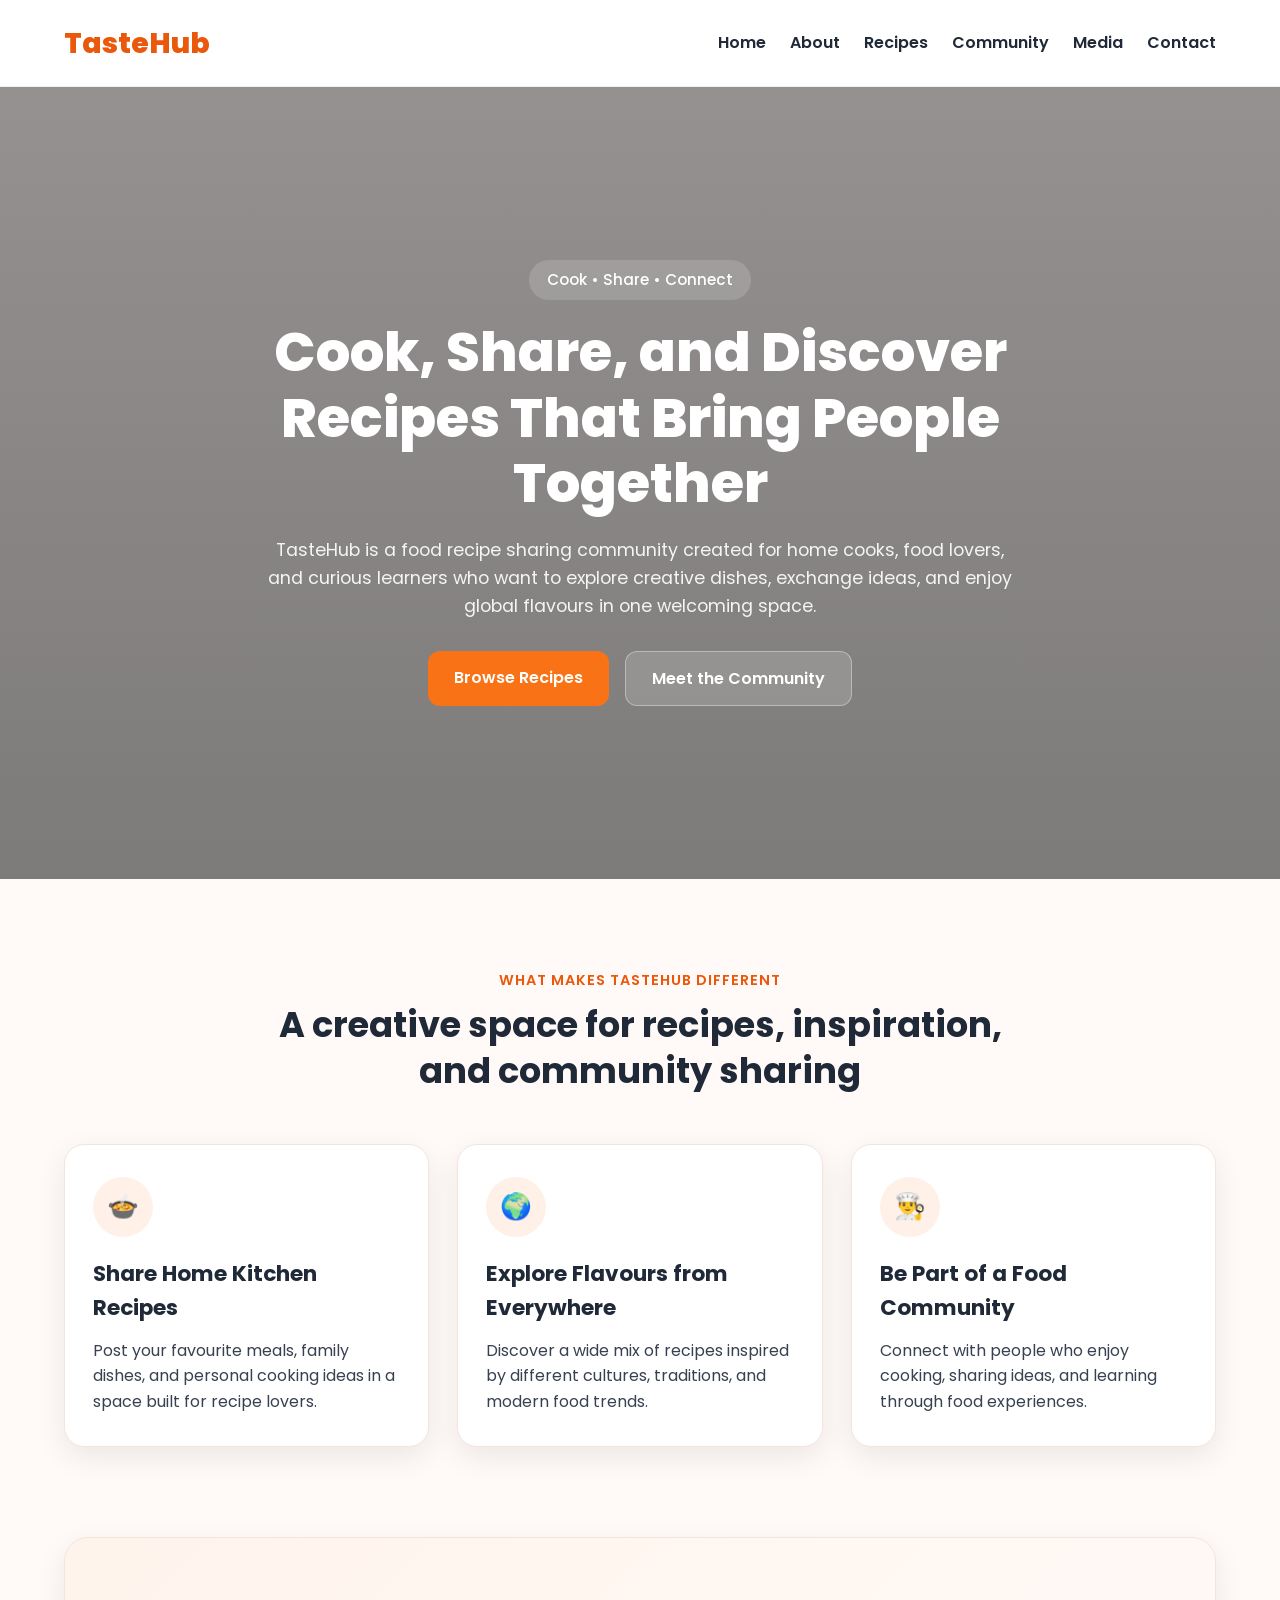
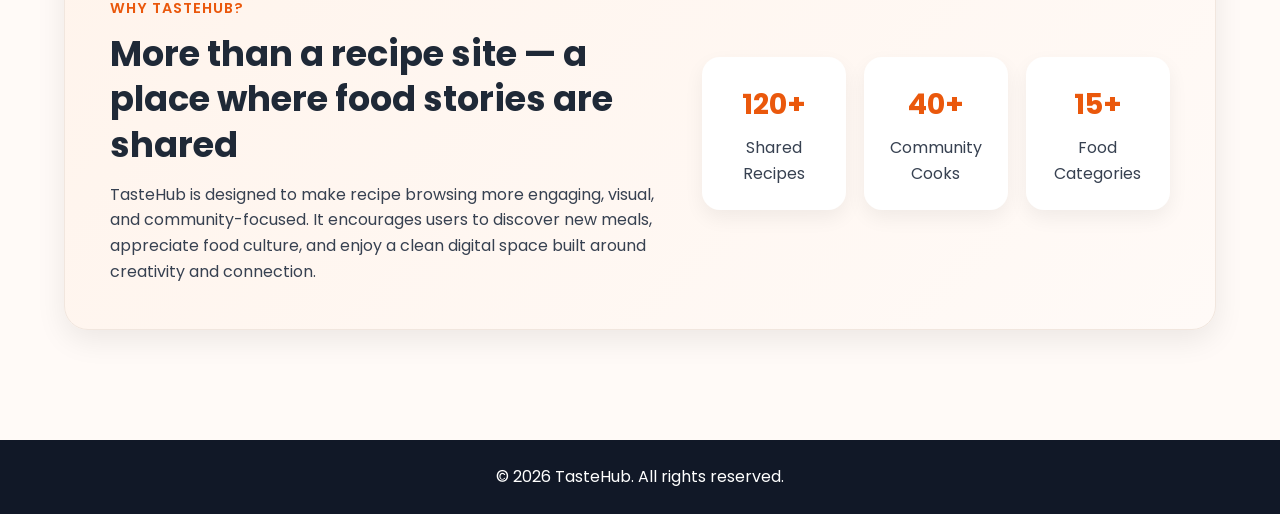
<file: index.html>
<!DOCTYPE html>
<html lang="en">
<head>
  <meta charset="UTF-8">
  <meta name="viewport" content="width=device-width, initial-scale=1.0">
  <title>TasteHub | Food Recipe Sharing Community</title>
  <link rel="stylesheet" href="style.css">
  <link rel="preconnect" href="https://fonts.googleapis.com">
  <link rel="preconnect" href="https://fonts.gstatic.com" crossorigin>
  <link href="https://fonts.googleapis.com/css2?family=Poppins:wght@400;500;600;700;800&display=swap" rel="stylesheet">
</head>
<body>

  <header class="site-header">
    <div class="container nav-container">
      <div class="logo">TasteHub</div>

      <nav class="navbar">
        <a href="index.html" class="active-link">Home</a>
        <a href="about.html">About</a>
        <a href="recipes.html">Recipes</a>
        <a href="community.html">Community</a>
        <a href="media.html">Media</a>
        <a href="contact.html">Contact</a>
      </nav>
    </div>
  </header>

  <main>
    <section class="hero">
      <div class="overlay"></div>

      <div class="container hero-content hero-animate">
        <p class="hero-tag">Cook • Share • Connect</p>
        <h1>Cook, Share, and Discover Recipes That Bring People Together</h1>
        <p class="hero-text">
          TasteHub is a food recipe sharing community created for home cooks, food lovers, and curious learners who want to explore creative dishes, exchange ideas, and enjoy global flavours in one welcoming space.
        </p>

        <div class="hero-buttons">
          <a href="recipes.html" class="btn btn-primary">Browse Recipes</a>
          <a href="community.html" class="btn btn-secondary">Meet the Community</a>
        </div>
      </div>
    </section>

    <section class="features reveal-section">
      <div class="container">
        <div class="section-heading">
          <p class="section-tag">What Makes TasteHub Different</p>
          <h2>A creative space for recipes, inspiration, and community sharing</h2>
        </div>

        <div class="feature-grid">
          <article class="feature-card interactive-feature-card">
            <div class="icon">🍲</div>
            <h3>Share Home Kitchen Recipes</h3>
            <p>Post your favourite meals, family dishes, and personal cooking ideas in a space built for recipe lovers.</p>
          </article>

          <article class="feature-card interactive-feature-card">
            <div class="icon">🌍</div>
            <h3>Explore Flavours from Everywhere</h3>
            <p>Discover a wide mix of recipes inspired by different cultures, traditions, and modern food trends.</p>
          </article>

          <article class="feature-card interactive-feature-card">
            <div class="icon">👨‍🍳</div>
            <h3>Be Part of a Food Community</h3>
            <p>Connect with people who enjoy cooking, sharing ideas, and learning through food experiences.</p>
          </article>
        </div>
      </div>
    </section>

    <section class="highlight reveal-section">
      <div class="container highlight-box">
        <div class="highlight-text">
          <p class="section-tag">Why TasteHub?</p>
          <h2>More than a recipe site — a place where food stories are shared</h2>
          <p>
            TasteHub is designed to make recipe browsing more engaging, visual, and community-focused. It encourages users to discover new meals, appreciate food culture, and enjoy a clean digital space built around creativity and connection.
          </p>
        </div>

        <div class="highlight-stats">
          <div class="stat-card interactive-stat">
            <h3 class="counter" data-target="120">0</h3>
            <p>Shared Recipes</p>
          </div>
          <div class="stat-card interactive-stat">
            <h3 class="counter" data-target="40">0</h3>
            <p>Community Cooks</p>
          </div>
          <div class="stat-card interactive-stat">
            <h3 class="counter" data-target="15">0</h3>
            <p>Food Categories</p>
          </div>
        </div>
      </div>
    </section>
  </main>

  <footer class="site-footer">
    <div class="container footer-content">
      <p>&copy; 2026 TasteHub. All rights reserved.</p>
    </div>
  </footer>

  <script src="script.js"></script>
</body>
</html>
</file>
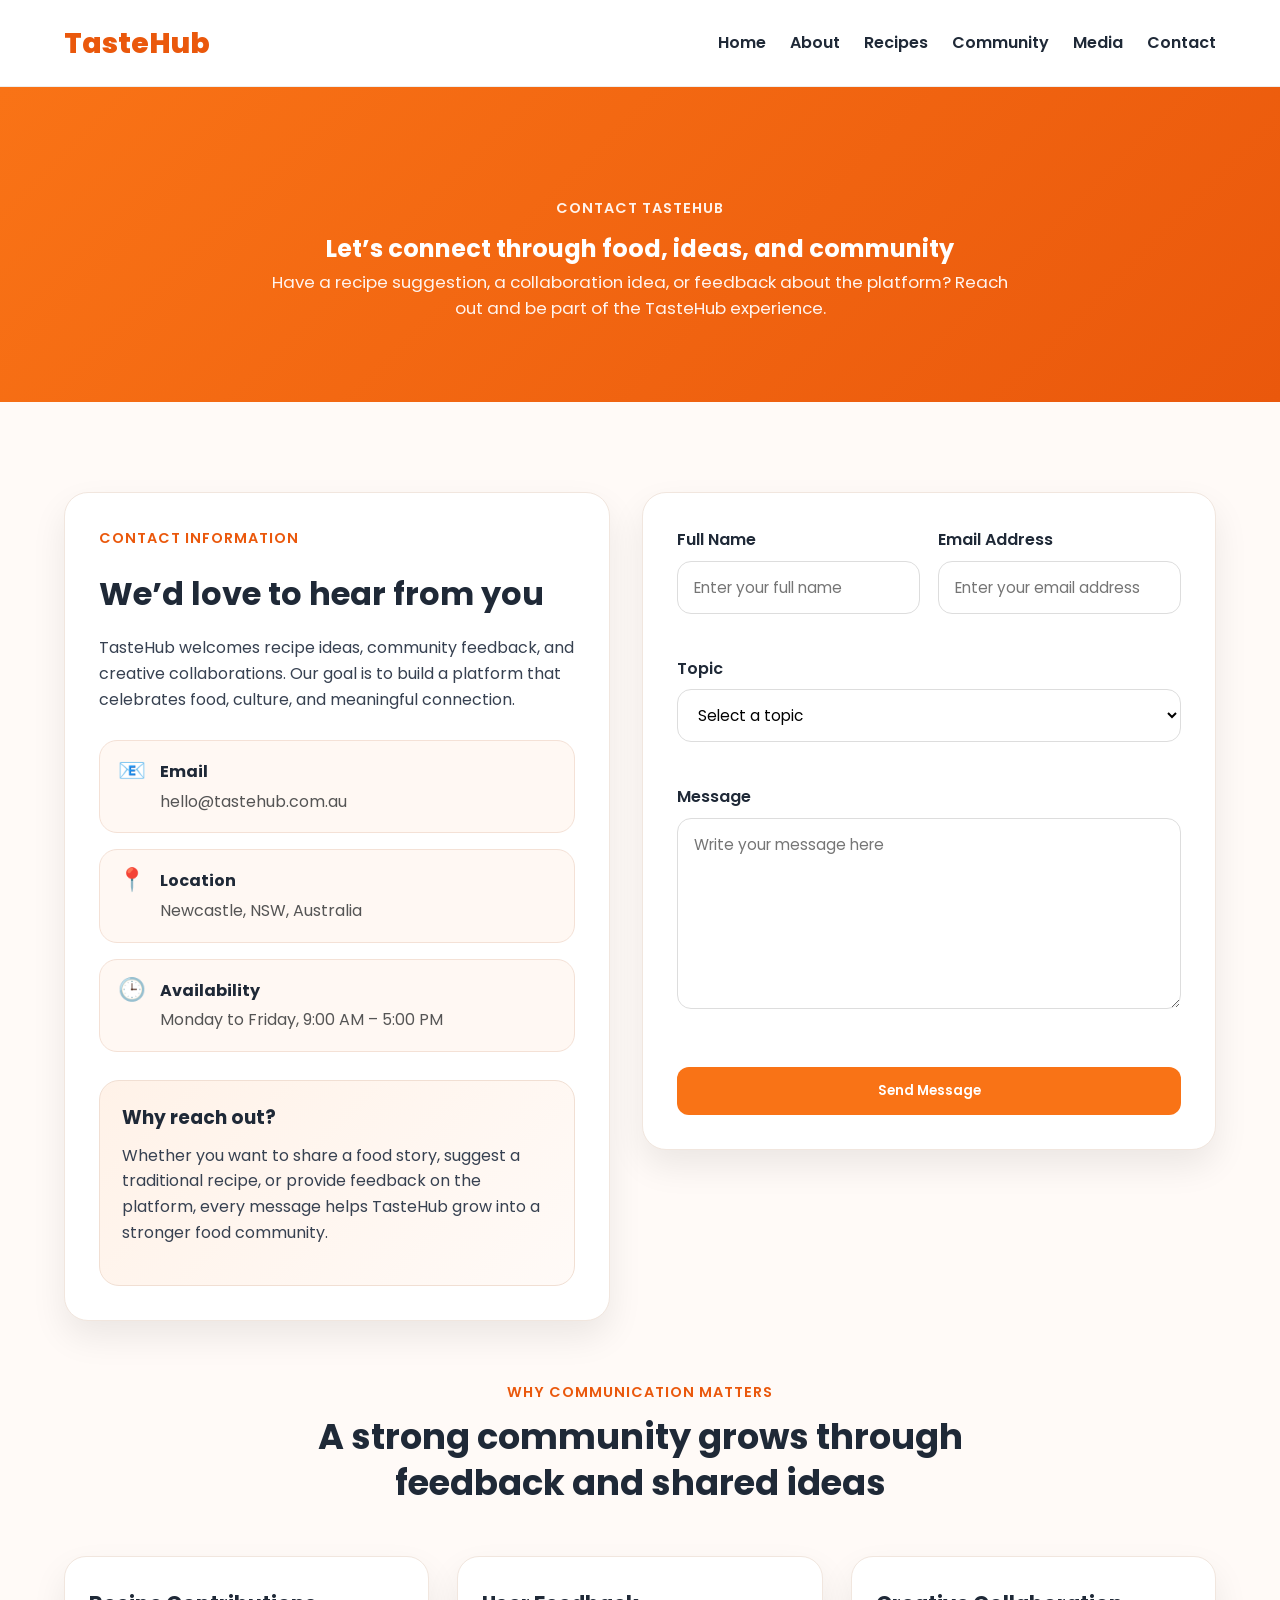
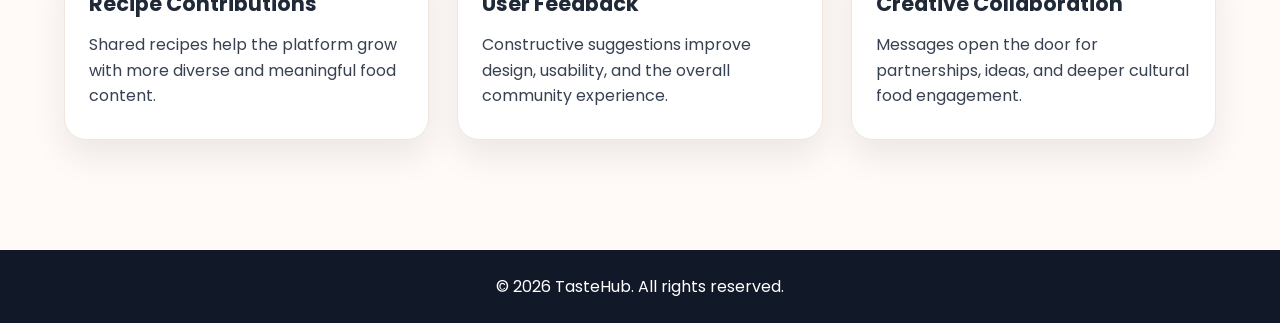
<file: contact.html>
<!DOCTYPE html>
<html lang="en">
<head>
  <meta charset="UTF-8">
  <meta name="viewport" content="width=device-width, initial-scale=1.0">
  <title>Contact | TasteHub</title>
  <link rel="stylesheet" href="style.css">
  <link rel="preconnect" href="https://fonts.googleapis.com">
  <link rel="preconnect" href="https://fonts.gstatic.com" crossorigin>
  <link href="https://fonts.googleapis.com/css2?family=Poppins:wght@400;500;600;700;800&display=swap" rel="stylesheet">
</head>
<body>

<header class="site-header">
  <div class="container nav-container">
    <div class="logo">TasteHub</div>

    <nav class="navbar">
      <a href="index.html">Home</a>
      <a href="about.html">About</a>
      <a href="recipes.html">Recipes</a>
      <a href="community.html">Community</a>
      <a href="media.html">Media</a>
      <a href="contact.html">Contact</a>
    </nav>
  </div>
</header>

<main>

  <section class="page-hero contact-hero">
    <div class="container">
      <p class="section-tag light-tag">Contact TasteHub</p>
      <h1>Let’s connect through food, ideas, and community</h1>
      <p class="page-hero-text">
        Have a recipe suggestion, a collaboration idea, or feedback about the platform? Reach out and be part of the TasteHub experience.
      </p>
    </div>
  </section>

  <section class="contact-section">
    <div class="container contact-grid">

      <div class="contact-info-box">
        <p class="section-tag">Contact Information</p>
        <h2>We’d love to hear from you</h2>

        <p>
          TasteHub welcomes recipe ideas, community feedback, and creative collaborations. Our goal is to build a platform that celebrates food, culture, and meaningful connection.
        </p>

        <div class="contact-points">
          <div class="contact-item">
            <span>📧</span>
            <div>
              <h3>Email</h3>
              <p>hello@tastehub.com.au</p>
            </div>
          </div>

          <div class="contact-item">
            <span>📍</span>
            <div>
              <h3>Location</h3>
              <p>Newcastle, NSW, Australia</p>
            </div>
          </div>

          <div class="contact-item">
            <span>🕒</span>
            <div>
              <h3>Availability</h3>
              <p>Monday to Friday, 9:00 AM – 5:00 PM</p>
            </div>
          </div>
        </div>

        <div class="contact-note-box">
          <h3>Why reach out?</h3>
          <p>
            Whether you want to share a food story, suggest a traditional recipe, or provide feedback on the platform, every message helps TasteHub grow into a stronger food community.
          </p>
        </div>
      </div>

      <div class="contact-form-box">
        <form id="contactForm" novalidate>
          <div class="form-row">
            <div class="form-group">
              <label for="name">Full Name</label>
              <input type="text" id="name" name="name" placeholder="Enter your full name">
              <small class="error-text" id="nameError"></small>
            </div>

            <div class="form-group">
              <label for="email">Email Address</label>
              <input type="email" id="email" name="email" placeholder="Enter your email address">
              <small class="error-text" id="emailError"></small>
            </div>
          </div>

          <div class="form-group">
            <label for="topic">Topic</label>
            <select id="topic" name="topic">
              <option value="">Select a topic</option>
              <option value="Recipe Submission">Recipe Submission</option>
              <option value="General Enquiry">General Enquiry</option>
              <option value="Community Feedback">Community Feedback</option>
              <option value="Partnership">Partnership</option>
            </select>
            <small class="error-text" id="topicError"></small>
          </div>

          <div class="form-group">
            <label for="message">Message</label>
            <textarea id="message" name="message" rows="7" placeholder="Write your message here"></textarea>
            <small class="error-text" id="messageError"></small>
          </div>

          <button type="submit" class="btn btn-primary full-btn">Send Message</button>

          <div id="formMessage" class="form-message" aria-live="polite"></div>
        </form>
      </div>

    </div>
  </section>

  <section class="contact-bottom">
    <div class="container">
      <div class="section-heading">
        <p class="section-tag">Why Communication Matters</p>
        <h2>A strong community grows through feedback and shared ideas</h2>
      </div>

      <div class="values-grid">
        <article class="info-card">
          <h3>Recipe Contributions</h3>
          <p>Shared recipes help the platform grow with more diverse and meaningful food content.</p>
        </article>

        <article class="info-card">
          <h3>User Feedback</h3>
          <p>Constructive suggestions improve design, usability, and the overall community experience.</p>
        </article>

        <article class="info-card">
          <h3>Creative Collaboration</h3>
          <p>Messages open the door for partnerships, ideas, and deeper cultural food engagement.</p>
        </article>
      </div>
    </div>
  </section>

</main>

<footer class="site-footer">
  <div class="container footer-content">
    <p>&copy; 2026 TasteHub. All rights reserved.</p>
  </div>
</footer>

<script src="script.js"></script>
</body>
</html>
</file>
<file: style.css>
* {
  margin: 0;
  padding: 0;
  box-sizing: border-box;
}

:root {
  --primary: #f97316;
  --primary-dark: #ea580c;
  --dark: #1f2937;
  --text: #374151;
  --light-bg: #fff7f2;
  --white: #ffffff;
  --border: #f1e6de;
  --shadow: 0 10px 30px rgba(0, 0, 0, 0.08);
}

body {
  font-family: 'Poppins', sans-serif;
  line-height: 1.6;
  background-color: #fffaf7;
  color: var(--text);
}

.container {
  width: 90%;
  max-width: 1200px;
  margin: 0 auto;
}

/* -----------------------------
   HEADER / NAV
----------------------------- */
.site-header {
  background: rgba(255, 255, 255, 0.95);
  position: sticky;
  top: 0;
  z-index: 1000;
  backdrop-filter: blur(8px);
  border-bottom: 1px solid #eee;
}

.nav-container {
  display: flex;
  justify-content: space-between;
  align-items: center;
  padding: 20px 0;
}

.logo {
  font-size: 1.8rem;
  font-weight: 800;
  color: var(--primary-dark);
}

.navbar {
  display: flex;
  gap: 24px;
  flex-wrap: wrap;
}

.navbar a {
  text-decoration: none;
  color: var(--dark);
  font-weight: 600;
  transition: 0.3s ease;
}

.navbar a:hover {
  color: var(--primary);
}

.active-link {
  color: #ff7a00;
  font-weight: 700;
}

/* -----------------------------
   HERO
----------------------------- */
.hero {
  position: relative;
  min-height: 88vh;
  display: flex;
  align-items: center;
  justify-content: center;
  text-align: center;
  background:
    linear-gradient(rgba(18, 18, 18, 0.45), rgba(18, 18, 18, 0.55)),
    url("https://images.unsplash.com/photo-1504674900247-0877df9cc836?auto=format&fit=crop&w=1600&q=80") center/cover no-repeat;
  color: white;
}

.overlay {
  position: absolute;
  inset: 0;
}

.hero-content {
  position: relative;
  z-index: 2;
  max-width: 850px;
  padding: 80px 20px;
}

.hero-tag {
  display: inline-block;
  background: rgba(255, 255, 255, 0.15);
  padding: 8px 18px;
  border-radius: 999px;
  font-size: 0.95rem;
  margin-bottom: 20px;
  font-weight: 500;
}

.hero h1 {
  font-size: 3.4rem;
  line-height: 1.2;
  margin-bottom: 20px;
  font-weight: 800;
}

.hero-text {
  font-size: 1.1rem;
  max-width: 760px;
  margin: 0 auto 30px;
  color: #f4f4f4;
}

.hero-buttons {
  display: flex;
  justify-content: center;
  gap: 16px;
  flex-wrap: wrap;
}

.hero-animate {
  animation: fadeSlideUp 0.9s ease;
}

@keyframes fadeSlideUp {
  from {
    opacity: 0;
    transform: translateY(24px);
  }
  to {
    opacity: 1;
    transform: translateY(0);
  }
}

/* -----------------------------
   BUTTONS
----------------------------- */
.btn {
  display: inline-block;
  padding: 14px 26px;
  border-radius: 12px;
  text-decoration: none;
  font-weight: 600;
  transition: 0.3s ease;
}

.btn-primary {
  background: var(--primary);
  color: white;
}

.btn-primary:hover {
  background: var(--primary-dark);
  transform: translateY(-2px);
}

.btn-secondary {
  background: rgba(255, 255, 255, 0.15);
  color: white;
  border: 1px solid rgba(255, 255, 255, 0.35);
}

.btn-secondary:hover {
  background: rgba(255, 255, 255, 0.22);
  transform: translateY(-2px);
}

.full-btn {
  width: 100%;
  margin-top: 8px;
  border: none;
  cursor: pointer;
  font-family: 'Poppins', sans-serif;
}

/* -----------------------------
   COMMON SECTION STYLES
----------------------------- */
.section-heading {
  text-align: center;
  max-width: 760px;
  margin: 0 auto 50px;
}

.section-tag {
  color: var(--primary-dark);
  font-weight: 600;
  margin-bottom: 10px;
  text-transform: uppercase;
  letter-spacing: 1px;
  font-size: 0.9rem;
}

.light-tag {
  color: #fff3eb;
}

.section-heading h2,
.highlight-text h2 {
  font-size: 2.2rem;
  color: var(--dark);
  line-height: 1.3;
}

.refined-section {
  padding-top: 20px;
}

.reveal-section {
  opacity: 0;
  transform: translateY(35px);
  transition: opacity 0.8s ease, transform 0.8s ease;
}

.reveal-section.revealed {
  opacity: 1;
  transform: translateY(0);
}

/* -----------------------------
   PAGE HERO
----------------------------- */
.page-hero {
  background: linear-gradient(135deg, #f97316, #ea580c);
  color: white;
  padding: 110px 0 80px;
  text-align: center;
}

.small-hero h1 {
  font-size: 3rem;
  max-width: 850px;
  margin: 0 auto 18px;
  line-height: 1.2;
}

.page-hero-text {
  max-width: 760px;
  margin: 0 auto;
  font-size: 1.05rem;
  color: #fff4ef;
}

/* -----------------------------
   FEATURES / CARDS
----------------------------- */
.features {
  padding: 90px 0;
  background: #fffaf7;
}

.feature-grid {
  display: grid;
  grid-template-columns: repeat(3, 1fr);
  gap: 28px;
}

.feature-card {
  background: var(--white);
  padding: 32px 28px;
  border-radius: 20px;
  box-shadow: var(--shadow);
  border: 1px solid var(--border);
  transition: 0.3s ease;
}

.feature-card:hover {
  transform: translateY(-8px);
}

.interactive-feature-card {
  transition: transform 0.3s ease, box-shadow 0.3s ease;
}

.interactive-feature-card:hover {
  transform: translateY(-8px);
  box-shadow: 0 16px 30px rgba(0, 0, 0, 0.12);
}

.icon {
  width: 60px;
  height: 60px;
  background: #fff1e8;
  color: var(--primary-dark);
  border-radius: 50%;
  display: flex;
  align-items: center;
  justify-content: center;
  font-size: 1.6rem;
  margin-bottom: 20px;
}

.feature-card h3 {
  font-size: 1.35rem;
  color: var(--dark);
  margin-bottom: 12px;
}

/* -----------------------------
   HIGHLIGHT / STATS
----------------------------- */
.highlight {
  padding: 0 0 90px;
}

.highlight-box {
  background: linear-gradient(135deg, #fff4ec, #fffaf7);
  border-radius: 24px;
  padding: 45px;
  display: grid;
  grid-template-columns: 1.2fr 1fr;
  gap: 30px;
  box-shadow: var(--shadow);
  border: 1px solid var(--border);
}

.highlight-text p {
  margin-top: 14px;
}

.highlight-stats {
  display: grid;
  grid-template-columns: repeat(3, 1fr);
  gap: 18px;
  align-self: center;
}

.stat-card {
  background: white;
  border-radius: 18px;
  text-align: center;
  padding: 24px 16px;
  box-shadow: 0 8px 20px rgba(0, 0, 0, 0.06);
}

.stat-card h3 {
  color: var(--primary-dark);
  font-size: 1.8rem;
  margin-bottom: 8px;
}

.interactive-stat {
  transition: transform 0.3s ease, box-shadow 0.3s ease;
}

.interactive-stat:hover {
  transform: translateY(-6px);
  box-shadow: 0 14px 26px rgba(0, 0, 0, 0.1);
}

/* -----------------------------
   ABOUT PAGE
----------------------------- */
.about-section {
  padding: 90px 0 50px;
}

.about-grid {
  display: grid;
  grid-template-columns: 1.1fr 1fr;
  gap: 36px;
  align-items: center;
}

.about-text h2 {
  font-size: 2.2rem;
  color: var(--dark);
  margin-bottom: 18px;
  line-height: 1.3;
}

.about-text p {
  margin-bottom: 16px;
  font-size: 1rem;
}

.about-image-card img {
  width: 100%;
  display: block;
  border-radius: 24px;
  box-shadow: var(--shadow);
  object-fit: cover;
  min-height: 420px;
}

.mission-section {
  padding: 30px 0 90px;
}

.mission-grid {
  display: grid;
  grid-template-columns: repeat(3, 1fr);
  gap: 26px;
}

.info-card {
  background: white;
  border-radius: 20px;
  padding: 30px 24px;
  box-shadow: var(--shadow);
  border: 1px solid var(--border);
}

.info-card h3 {
  font-size: 1.3rem;
  color: var(--dark);
  margin-bottom: 12px;
}

.about-highlight {
  padding-bottom: 90px;
}

.hidden-about-text {
  display: none;
}

.show-about-text {
  display: block;
  margin-top: 12px;
}

.about-toggle-btn {
  margin-top: 16px;
  padding: 10px 18px;
  border: none;
  border-radius: 999px;
  background: #ff7a00;
  color: white;
  font-family: inherit;
  font-weight: 600;
  cursor: pointer;
  transition: transform 0.2s ease, opacity 0.2s ease;
}

.about-toggle-btn:hover {
  transform: translateY(-2px);
  opacity: 0.9;
}

.about-tabs {
  display: flex;
  gap: 12px;
  flex-wrap: wrap;
  justify-content: center;
  margin: 24px 0 32px;
}

.about-tab-btn {
  padding: 10px 18px;
  border: none;
  border-radius: 999px;
  background: #f3f3f3;
  color: #333;
  font-family: inherit;
  font-weight: 600;
  cursor: pointer;
  transition: all 0.25s ease;
}

.about-tab-btn:hover,
.about-tab-btn.active {
  background: #ff7a00;
  color: #fff;
}

.about-tab-content {
  display: none;
}

.about-tab-content.active {
  display: block;
}

/* -----------------------------
   HOME TABS
----------------------------- */
.home-tabs-section {
  padding: 80px 0;
}

.home-tabs {
  display: flex;
  gap: 12px;
  flex-wrap: wrap;
  justify-content: center;
  margin: 24px 0 32px;
}

.home-tab-btn {
  padding: 10px 18px;
  border: none;
  border-radius: 999px;
  background: #f3f3f3;
  color: #333;
  font-family: inherit;
  font-weight: 600;
  cursor: pointer;
  transition: all 0.25s ease;
}

.home-tab-btn:hover,
.home-tab-btn.active {
  background: #ff7a00;
  color: #fff;
}

.home-tab-content {
  display: none;
}

.home-tab-content.active {
  display: block;
}

/* -----------------------------
   RECIPES PAGE
----------------------------- */
.recipes-hero {
  background: linear-gradient(135deg, #f97316, #ea580c);
}

.recipe-intro {
  padding: 80px 0 30px;
}

.recipe-tags {
  display: flex;
  justify-content: center;
  flex-wrap: wrap;
  gap: 14px;
  margin-top: 10px;
}

.recipe-tags span {
  background: #fff1e8;
  color: var(--primary-dark);
  padding: 10px 18px;
  border-radius: 999px;
  font-weight: 600;
  font-size: 0.95rem;
  border: 1px solid #f5d5c3;
}

.recipes-section {
  padding: 30px 0 90px;
}

.recipes-grid {
  display: grid;
  grid-template-columns: repeat(3, 1fr);
  gap: 28px;
}

.recipe-card {
  background: white;
  border-radius: 22px;
  overflow: hidden;
  box-shadow: var(--shadow);
  border: 1px solid var(--border);
  transition: 0.3s ease;
}

.recipe-card:hover {
  transform: translateY(-8px);
}

.recipe-card img {
  width: 100%;
  height: 240px;
  object-fit: cover;
  display: block;
}

.recipe-card-content {
  padding: 24px;
}

.recipe-type {
  color: var(--primary-dark);
  font-weight: 600;
  font-size: 0.9rem;
  margin-bottom: 10px;
  text-transform: uppercase;
  letter-spacing: 0.6px;
}

.recipe-card h3 {
  color: var(--dark);
  font-size: 1.35rem;
  margin-bottom: 12px;
}

.recipe-card p {
  margin-bottom: 14px;
}

.recipe-meta {
  display: flex;
  justify-content: space-between;
  gap: 12px;
  flex-wrap: wrap;
  font-weight: 600;
  color: #555;
  font-size: 0.95rem;
  margin-top: 10px;
}

.recipe-highlight {
  padding-bottom: 90px;
}

/* -----------------------------
   COMMUNITY PAGE
----------------------------- */
.community-hero {
  background: linear-gradient(135deg, #f97316, #ea580c);
}

.community-stats-band {
  padding: 34px 0 10px;
  margin-top: -12px;
}

.community-stats-grid {
  display: grid;
  grid-template-columns: repeat(4, 1fr);
  gap: 22px;
}

.community-stat-box {
  background: rgba(255, 255, 255, 0.95);
  border-radius: 22px;
  padding: 30px 22px;
  text-align: center;
  box-shadow: 0 16px 35px rgba(0, 0, 0, 0.08);
  border: 1px solid var(--border);
  transition: 0.3s ease;
}

.community-stat-box:hover {
  transform: translateY(-8px);
}

.community-stat-box h3 {
  color: var(--primary-dark);
  font-size: 2rem;
  margin-bottom: 6px;
}

.community-stat-box p {
  color: #555;
  font-weight: 500;
}

.community-intro {
  padding: 70px 0 40px;
}

.community-grid {
  display: grid;
  grid-template-columns: 1.05fr 1fr;
  gap: 42px;
  align-items: center;
}

.community-text h2 {
  font-size: 2.3rem;
  color: var(--dark);
  margin-bottom: 18px;
  line-height: 1.25;
}

.community-text p {
  margin-bottom: 16px;
  max-width: 640px;
}

.community-image-card img {
  width: 100%;
  display: block;
  border-radius: 26px;
  box-shadow: 0 16px 35px rgba(0, 0, 0, 0.12);
  min-height: 430px;
  object-fit: cover;
}

.member-spotlight {
  padding: 10px 0 80px;
}

.member-grid {
  display: grid;
  grid-template-columns: repeat(3, 1fr);
  gap: 28px;
}

.member-card {
  background: white;
  border-radius: 22px;
  overflow: hidden;
  box-shadow: var(--shadow);
  border: 1px solid var(--border);
  transition: 0.3s ease;
}

.member-card:hover {
  transform: translateY(-8px);
}

.refined-member-card {
  border-radius: 24px;
  overflow: hidden;
  box-shadow: 0 16px 35px rgba(0, 0, 0, 0.08);
}

.member-card img,
.refined-member-card img {
  width: 100%;
  height: 280px;
  object-fit: cover;
  display: block;
}

.member-card-content {
  padding: 26px;
}

.member-card-content h3 {
  color: var(--dark);
  margin-bottom: 4px;
  font-size: 1.2rem;
}

.member-role {
  color: var(--primary-dark);
  font-weight: 600;
  margin-bottom: 14px;
  font-size: 0.95rem;
}

.community-tabs-section {
  padding-bottom: 80px;
}

.community-tabs,
.refined-tabs {
  display: flex;
  justify-content: center;
  gap: 14px;
  flex-wrap: wrap;
  margin-bottom: 30px;
}

.tab-btn {
  border: none;
  background: #fff1e8;
  color: var(--primary-dark);
  padding: 13px 22px;
  border-radius: 999px;
  font-weight: 600;
  cursor: pointer;
  transition: 0.3s ease;
  border: 1px solid #f5d5c3;
  font-family: 'Poppins', sans-serif;
}

.tab-btn:hover,
.tab-btn.active {
  background: var(--primary);
  color: white;
  box-shadow: 0 10px 22px rgba(249, 115, 22, 0.24);
}

.tab-content {
  display: none;
}

.tab-content.active {
  display: block;
}

.tab-panel,
.refined-panel {
  background: white;
  border-radius: 24px;
  padding: 38px;
  box-shadow: 0 16px 35px rgba(0, 0, 0, 0.08);
  border: 1px solid var(--border);
  max-width: 900px;
  margin: 0 auto;
  text-align: center;
}

.tab-panel h3,
.refined-panel h3 {
  font-size: 1.65rem;
  color: var(--dark);
  margin-bottom: 14px;
}

.refined-panel p {
  max-width: 760px;
  margin: 0 auto;
}

.testimonial-section {
  padding: 0 0 80px;
}

.testimonial-grid,
.refined-testimonial-grid {
  display: grid;
  grid-template-columns: repeat(3, 1fr);
  gap: 28px;
}

.testimonial-card {
  background: white;
  border-radius: 22px;
  padding: 30px 26px;
  box-shadow: 0 16px 35px rgba(0, 0, 0, 0.08);
  border: 1px solid var(--border);
  transition: 0.3s ease;
}

.testimonial-card:hover {
  transform: translateY(-8px);
}

.quote {
  font-size: 1rem;
  line-height: 1.8;
  margin-bottom: 22px;
  color: var(--text);
}

.testimonial-user h3 {
  color: var(--dark);
  margin-bottom: 4px;
}

.testimonial-user p {
  color: #777;
  font-size: 0.95rem;
}

.community-values {
  padding-bottom: 90px;
}

.values-grid {
  display: grid;
  grid-template-columns: repeat(3, 1fr);
  gap: 28px;
}

.values-grid .info-card {
  border-radius: 22px;
  box-shadow: 0 16px 35px rgba(0, 0, 0, 0.08);
}

/* -----------------------------
   MEDIA PAGE
----------------------------- */
.media-hero {
  background: linear-gradient(135deg, #f97316, #ea580c);
}

.media-intro {
  padding: 80px 0 40px;
}

.featured-media-box {
  background: white;
  border-radius: 26px;
  overflow: hidden;
  box-shadow: 0 16px 35px rgba(0, 0, 0, 0.08);
  border: 1px solid var(--border);
  max-width: 1000px;
  margin: 0 auto;
}

.featured-media-box img {
  width: 100%;
  height: 500px;
  object-fit: cover;
  display: block;
}

.featured-media-text {
  padding: 28px 30px 32px;
}

.featured-media-text h3 {
  font-size: 1.8rem;
  color: var(--dark);
  margin-bottom: 10px;
}

.thumbnail-gallery-section {
  padding: 10px 0 80px;
}

.thumbnail-grid {
  display: grid;
  grid-template-columns: repeat(6, 1fr);
  gap: 18px;
}

.thumb-card {
  border: none;
  background: white;
  border-radius: 18px;
  overflow: hidden;
  cursor: pointer;
  box-shadow: 0 10px 24px rgba(0, 0, 0, 0.07);
  border: 2px solid transparent;
  transition: 0.3s ease;
  padding: 0;
}

.thumb-card:hover {
  transform: translateY(-6px);
}

.thumb-card img {
  width: 100%;
  height: 110px;
  object-fit: cover;
  display: block;
}

.thumb-card span {
  display: block;
  padding: 12px 10px;
  font-weight: 600;
  color: var(--dark);
  font-size: 0.95rem;
}

.active-thumb {
  border-color: var(--primary);
  box-shadow: 0 12px 28px rgba(249, 115, 22, 0.18);
}

.media-showcase {
  padding-bottom: 90px;
}

.media-benefits-grid {
  display: grid;
  grid-template-columns: repeat(3, 1fr);
  gap: 28px;
}

.media-benefits-grid .info-card {
  border-radius: 22px;
  box-shadow: 0 16px 35px rgba(0, 0, 0, 0.08);
}

/* -----------------------------
   CONTACT PAGE
----------------------------- */
.contact-hero {
  background: linear-gradient(135deg, #f97316, #ea580c);
}

.contact-section {
  padding: 90px 0 60px;
}

.contact-grid {
  display: grid;
  grid-template-columns: 1fr 1.05fr;
  gap: 32px;
  align-items: start;
}

.contact-info-box,
.contact-form-box {
  background: white;
  border-radius: 24px;
  padding: 34px;
  box-shadow: 0 16px 35px rgba(0, 0, 0, 0.08);
  border: 1px solid var(--border);
}

.contact-info-box h2 {
  font-size: 2rem;
  color: var(--dark);
  margin-bottom: 16px;
}

.contact-info-box p {
  margin-bottom: 18px;
}

.contact-points {
  display: grid;
  gap: 16px;
  margin: 28px 0;
}

.contact-item {
  display: flex;
  align-items: flex-start;
  gap: 14px;
  background: #fff8f3;
  border: 1px solid #f4e1d6;
  border-radius: 18px;
  padding: 18px;
}

.contact-item span {
  font-size: 1.4rem;
  line-height: 1;
}

.contact-item h3 {
  font-size: 1rem;
  color: var(--dark);
  margin-bottom: 4px;
}

.contact-item p {
  margin: 0;
  color: #555;
}

.contact-note-box {
  background: linear-gradient(135deg, #fff2e8, #fffaf7);
  border-radius: 20px;
  padding: 22px;
  border: 1px solid #f1dfd3;
}

.contact-note-box h3 {
  color: var(--dark);
  margin-bottom: 10px;
}

.form-row {
  display: grid;
  grid-template-columns: 1fr 1fr;
  gap: 18px;
}

.form-group {
  margin-bottom: 18px;
}

.form-group label {
  display: block;
  font-weight: 600;
  color: var(--dark);
  margin-bottom: 8px;
}

.form-group input,
.form-group select,
.form-group textarea {
  width: 100%;
  padding: 14px 16px;
  border-radius: 14px;
  border: 1px solid #ddd;
  font-family: 'Poppins', sans-serif;
  font-size: 0.96rem;
  outline: none;
  transition: 0.3s ease;
  background: #fff;
}

.form-group input:focus,
.form-group select:focus,
.form-group textarea:focus {
  border-color: var(--primary);
  box-shadow: 0 0 0 4px rgba(249, 115, 22, 0.12);
}

.form-group textarea {
  resize: vertical;
  min-height: 150px;
}

.error-text {
  display: block;
  color: #d62828;
  font-size: 0.85rem;
  margin-top: 6px;
  min-height: 18px;
}

.form-message {
  margin-top: 18px;
  padding: 14px 16px;
  border-radius: 14px;
  font-weight: 500;
  display: none;
}

.form-message.success {
  display: block;
  background: #e9f9ee;
  color: #1b7f3b;
  border: 1px solid #b8ebc6;
}

.form-message.error {
  display: block;
  background: #fff1f1;
  color: #c62828;
  border: 1px solid #f1c3c3;
}

.contact-bottom {
  padding-bottom: 90px;
}

/* -----------------------------
   FOOTER
----------------------------- */
.site-footer {
  background: #111827;
  color: white;
  padding: 24px 0;
  margin-top: 20px;
}

.footer-content {
  text-align: center;
}

/* -----------------------------
   RESPONSIVE
----------------------------- */
@media (max-width: 1100px) {
  .thumbnail-grid {
    grid-template-columns: repeat(3, 1fr);
  }
}

@media (max-width: 992px) {
  .feature-grid,
  .about-grid,
  .mission-grid,
  .community-stats-grid,
  .community-grid,
  .member-grid,
  .testimonial-grid,
  .refined-testimonial-grid,
  .values-grid,
  .media-benefits-grid,
  .contact-grid,
  .form-row {
    grid-template-columns: 1fr;
  }

  .highlight-box {
    grid-template-columns: 1fr;
  }

  .highlight-stats {
    grid-template-columns: 1fr 1fr 1fr;
  }

  .recipes-grid {
    grid-template-columns: repeat(2, 1fr);
  }

  .hero h1 {
    font-size: 2.7rem;
  }

  .small-hero h1 {
    font-size: 2.4rem;
  }

  .community-text h2 {
    font-size: 2rem;
  }

  .featured-media-box img {
    height: 420px;
  }
}

@media (max-width: 768px) {
  .nav-container {
    flex-direction: column;
    gap: 14px;
  }

  .navbar {
    justify-content: center;
    gap: 16px;
  }

  .hero {
    min-height: 78vh;
  }

  .hero h1 {
    font-size: 2.2rem;
  }

  .hero-text {
    font-size: 1rem;
  }

  .section-heading h2,
  .highlight-text h2,
  .about-text h2,
  .community-text h2 {
    font-size: 1.8rem;
  }

  .small-hero h1 {
    font-size: 2rem;
  }

  .highlight-stats {
    grid-template-columns: 1fr;
  }

  .recipes-grid {
    grid-template-columns: 1fr;
  }

  .recipe-card img {
    height: 220px;
  }

  .community-stat-box h3 {
    font-size: 1.7rem;
  }

  .refined-panel,
  .tab-panel,
  .contact-info-box,
  .contact-form-box {
    padding: 24px 22px;
  }

  .thumbnail-grid {
    grid-template-columns: repeat(2, 1fr);
  }

  .featured-media-box img {
    height: 300px;
  }

  .featured-media-text h3 {
    font-size: 1.5rem;
  }

  .contact-info-box h2 {
    font-size: 1.7rem;
  }
}
</file>
